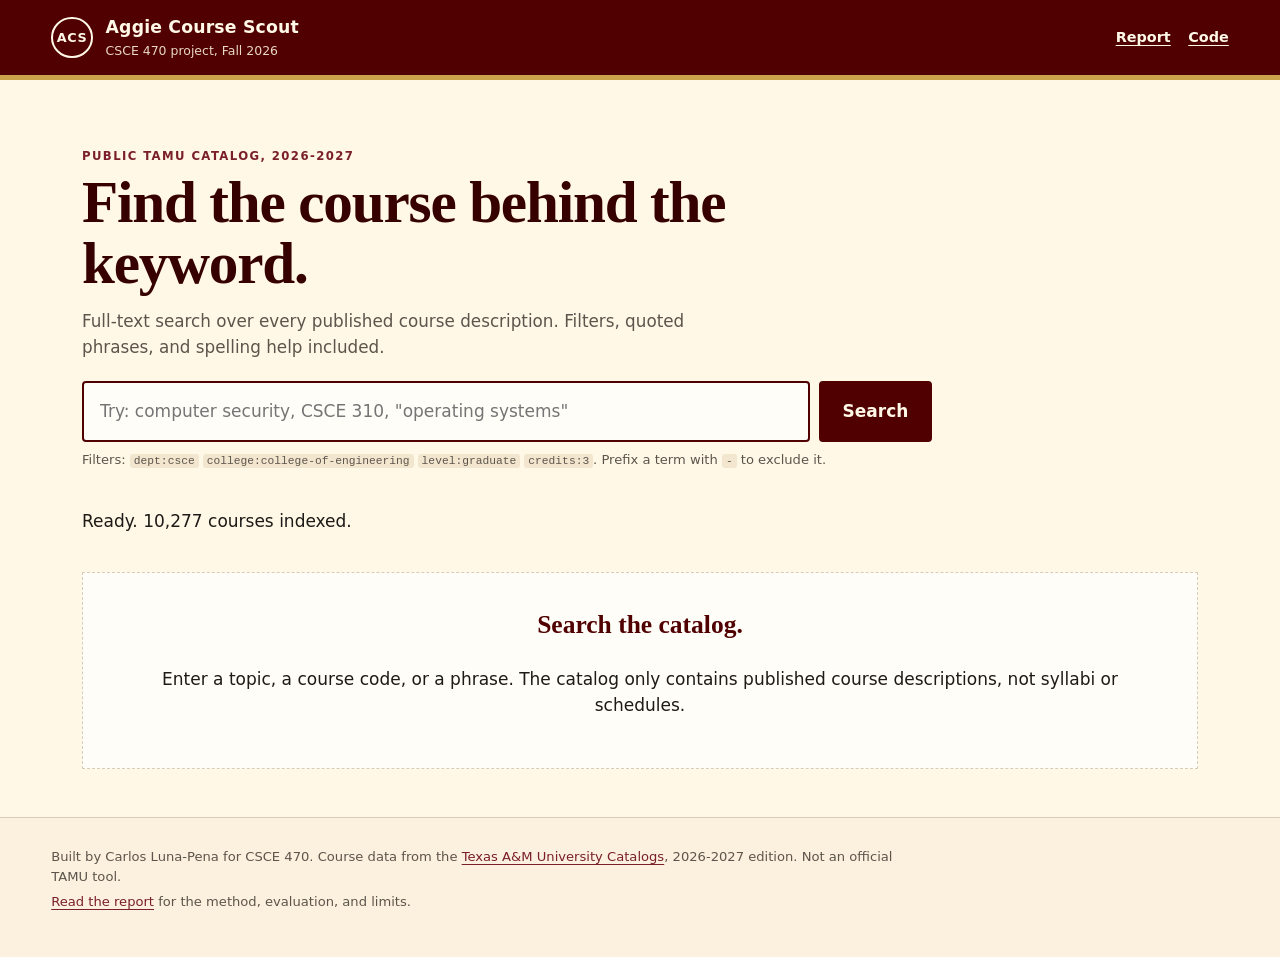
<file: web/index.html>
<!doctype html>
<html lang="en">
<head>
<meta charset="utf-8">
<meta name="viewport" content="width=device-width, initial-scale=1">
<title>Aggie Course Scout | TAMU catalog search</title>
<meta name="description" content="A fielded BM25F search engine over the public Texas A&M course catalog.">
<link rel="stylesheet" href="assets/style.css">
<link rel="icon" href="assets/favicon.svg" type="image/svg+xml">
</head>
<body>
<a class="skip" href="#results">Skip to results</a>
<header class="masthead">
  <div class="brand">
    <span class="brand-mark" aria-hidden="true">ACS</span>
    <div>
      <p class="wordmark">Aggie Course Scout</p>
      <p class="tagline">CSCE 470 project, Fall 2026</p>
    </div>
  </div>
  <nav aria-label="Project links">
    <a href="report.html">Report</a>
    <a href="https://github.com/clmoon2/aggie-course-scout">Code</a>
  </nav>
</header>

<main>
  <section class="hero" aria-labelledby="search-heading">
    <p class="eyebrow">Public TAMU catalog, 2026-2027</p>
    <h1 id="search-heading">Find the course behind the keyword.</h1>
    <p class="lede">Full-text search over every published course description. Filters, quoted phrases, and spelling help included.</p>
    <form id="search-form" role="search" autocomplete="off">
      <label class="sr-only" for="q">Search courses</label>
      <div class="search-row">
        <input id="q" name="q" type="search" placeholder="Try: computer security, CSCE 310, &quot;operating systems&quot;" spellcheck="false">
        <button type="submit" class="primary">Search</button>
      </div>
      <p class="syntax">Filters: <code>dept:csce</code> <code>college:college-of-engineering</code> <code>level:graduate</code> <code>credits:3</code>. Prefix a term with <code>-</code> to exclude it.</p>
    </form>
  </section>

  <div id="status" class="status" role="status" aria-live="polite">
    <div class="loading-bar" hidden id="loading"><span></span><span></span><span></span></div>
  </div>

  <div class="layout">
    <aside id="facet-panel" class="facets" aria-label="Filters" hidden>
      <div class="facet-head">
        <h2>Narrow</h2>
        <button id="clear-facets" class="linkish" type="button">Clear all</button>
      </div>
      <p class="facet-help">Click a value to add it to the query. Click again to remove.</p>
      <div id="facets"></div>
    </aside>

    <section id="results" class="results" aria-label="Search results" tabindex="-1">
      <div id="summary" class="summary" role="status" aria-live="polite"></div>
      <div id="suggestion"></div>
      <ol id="result-list" class="result-list"></ol>
      <div id="empty" class="empty" hidden>
        <h2 id="empty-title">Search the catalog.</h2>
        <p id="empty-copy">Enter a topic, a course code, or a phrase. The catalog only contains published course descriptions, not syllabi or schedules.</p>
      </div>
      <div id="error-panel" class="error-panel" role="alert" hidden>
        <h2>The search index did not load.</h2>
        <p id="error-copy">The index request failed. Check the connection and try again.</p>
        <button id="retry" class="primary" type="button">Retry loading the index</button>
      </div>
      <button id="more" class="more" type="button" hidden>Show 20 more</button>
    </section>
  </div>
</main>

<div id="detail-backdrop" class="detail-backdrop" hidden></div>
<aside id="detail" class="detail" role="dialog" aria-modal="true" aria-labelledby="detail-title" hidden>
  <button class="detail-close" id="detail-close" type="button" aria-label="Close detail">Close</button>
  <div id="detail-body"></div>
</aside>

<footer class="foot">
  <p>Built by Carlos Luna-Pena for CSCE 470. Course data from the <a href="https://catalog.tamu.edu/">Texas A&amp;M University Catalogs</a>, 2026-2027 edition. Not an official TAMU tool.</p>
  <p><a href="report.html">Read the report</a> for the method, evaluation, and limits.</p>
</footer>
<script src="js/stemmer.js"></script>
<script src="js/search.js"></script>
<script src="js/app.js"></script>
</body>
</html>
</file>
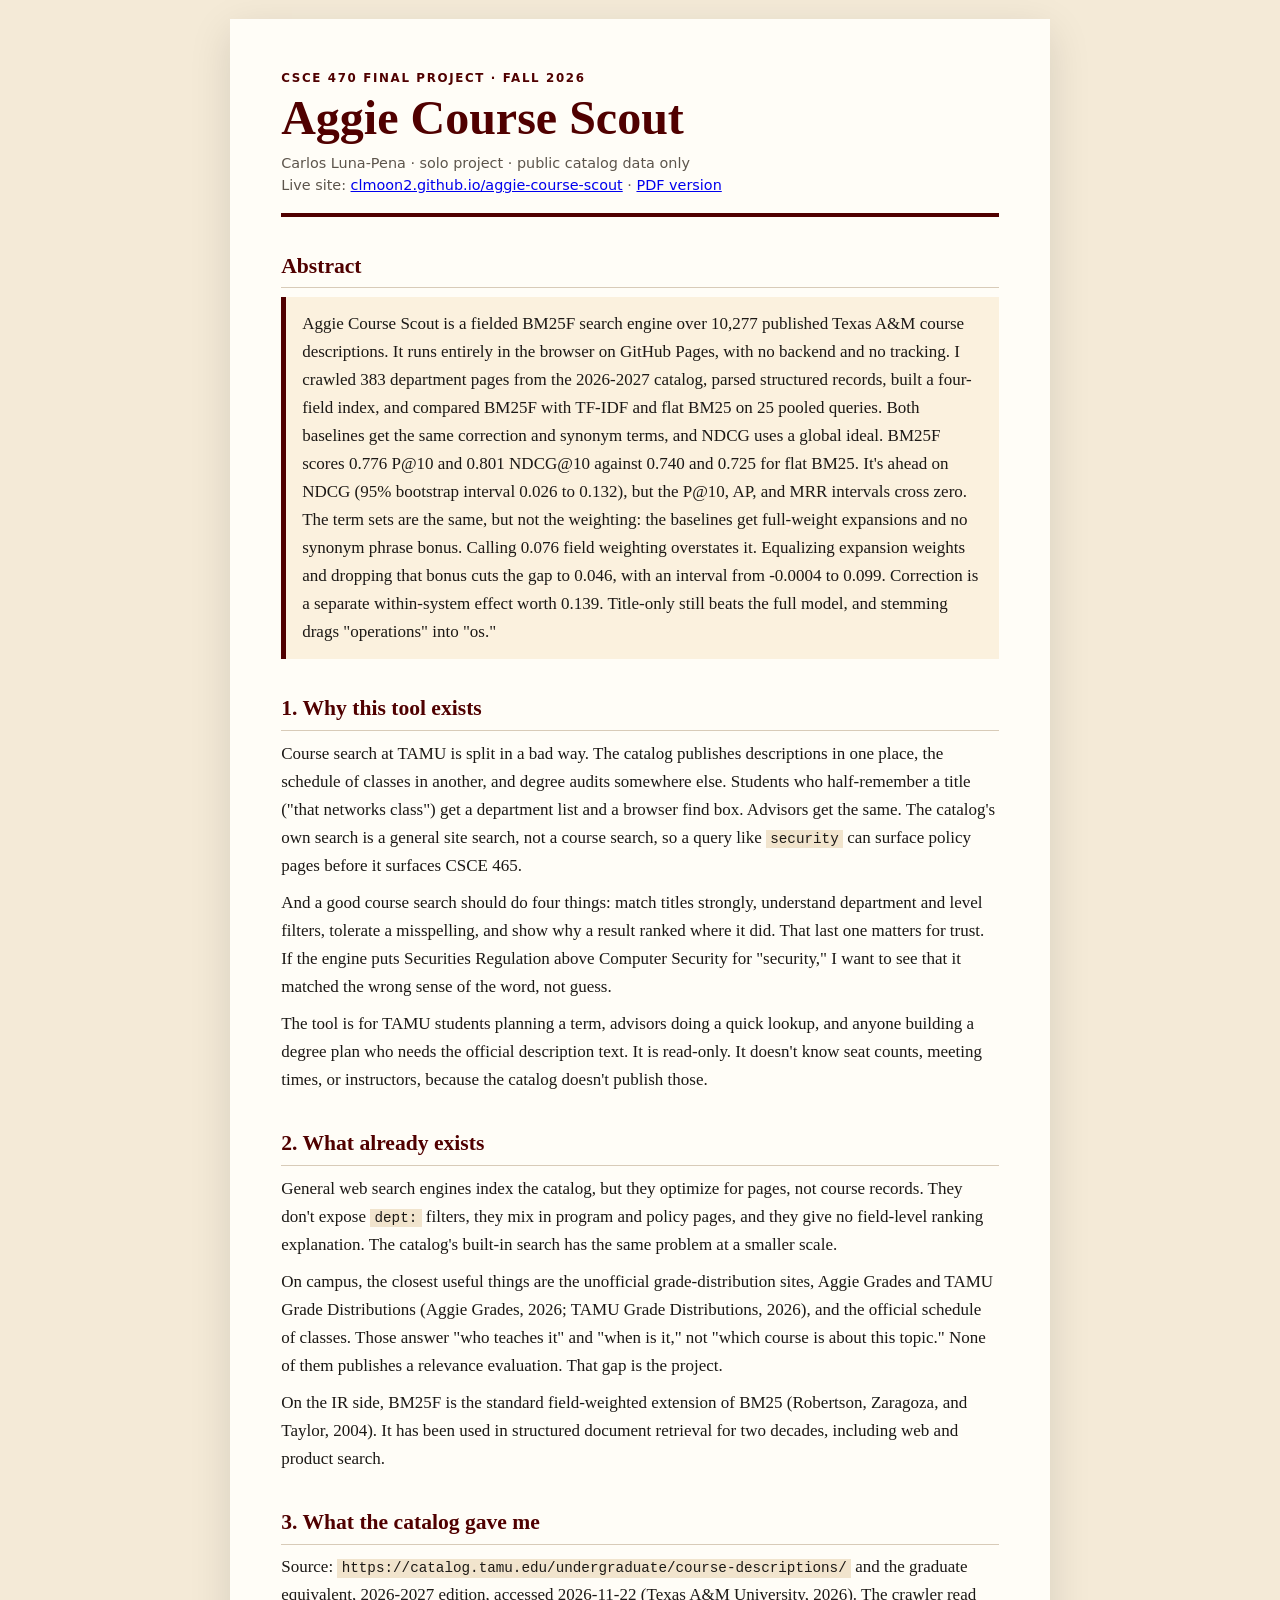
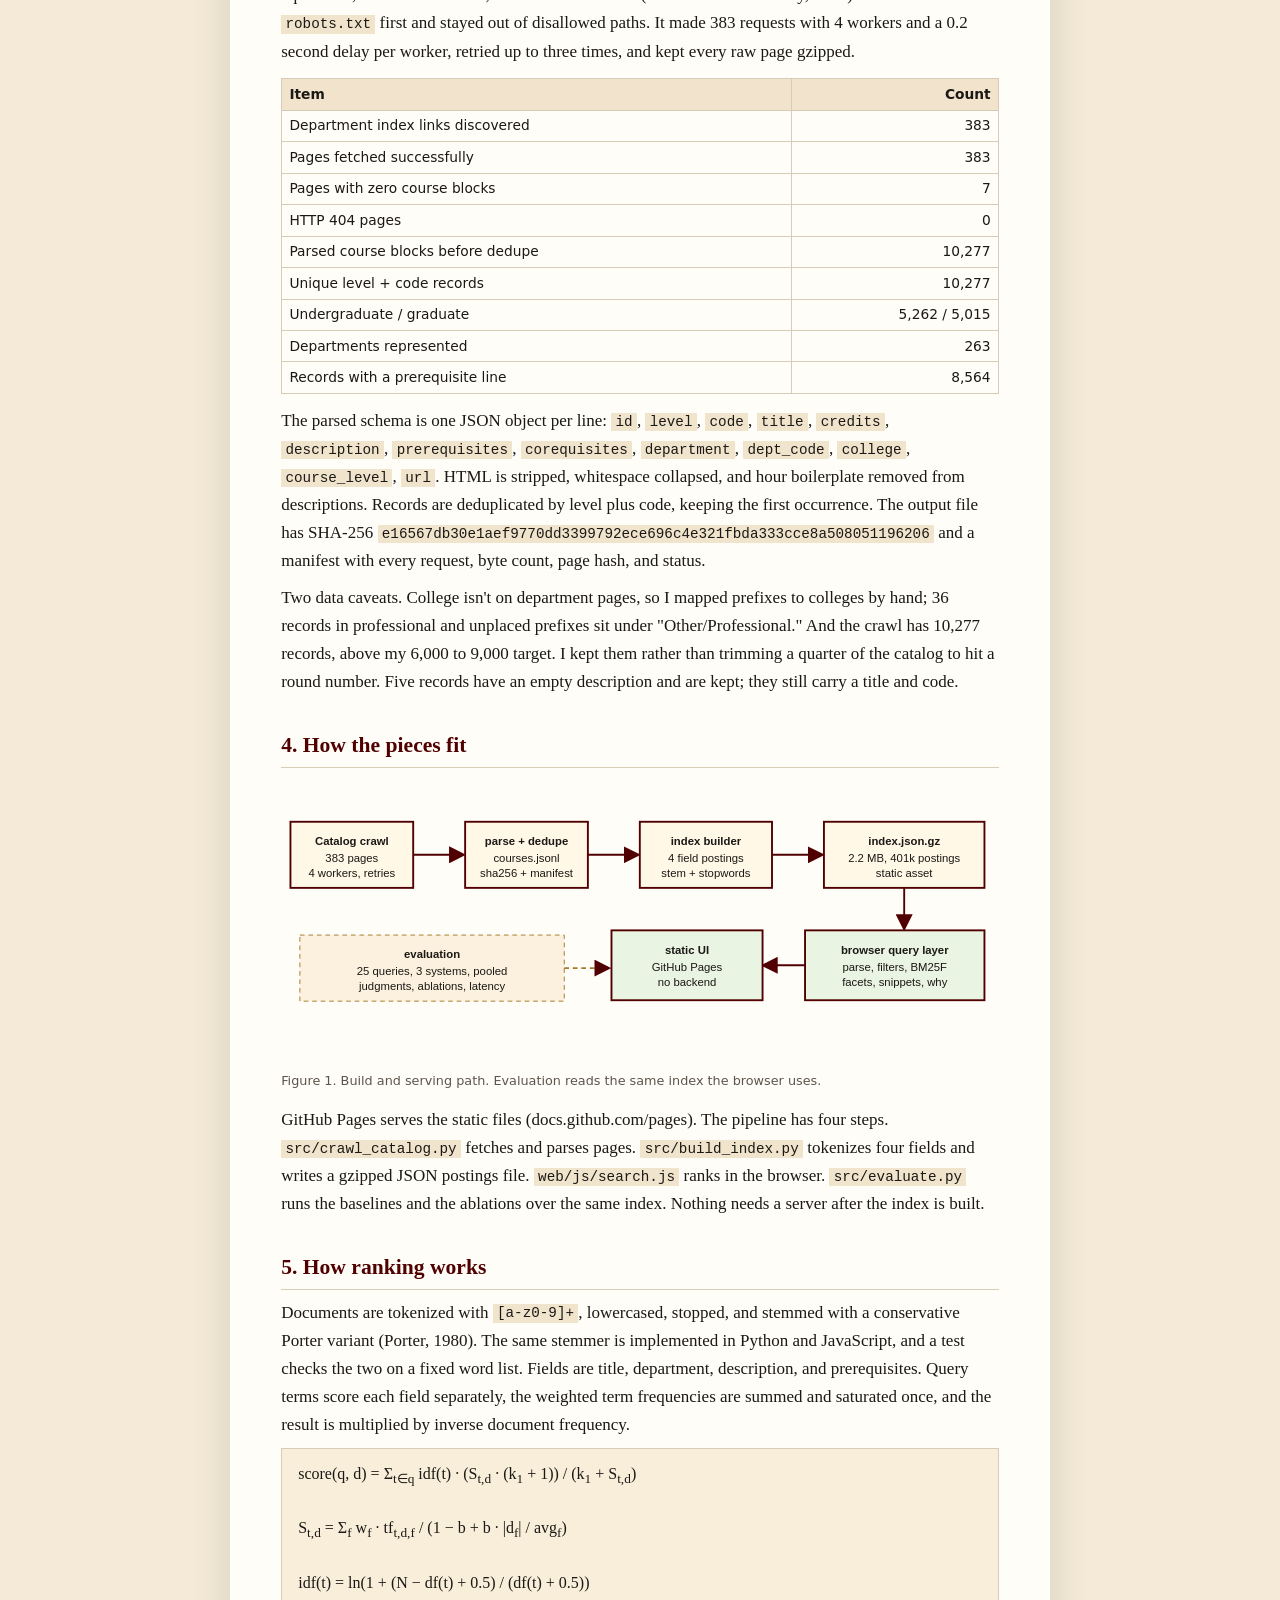
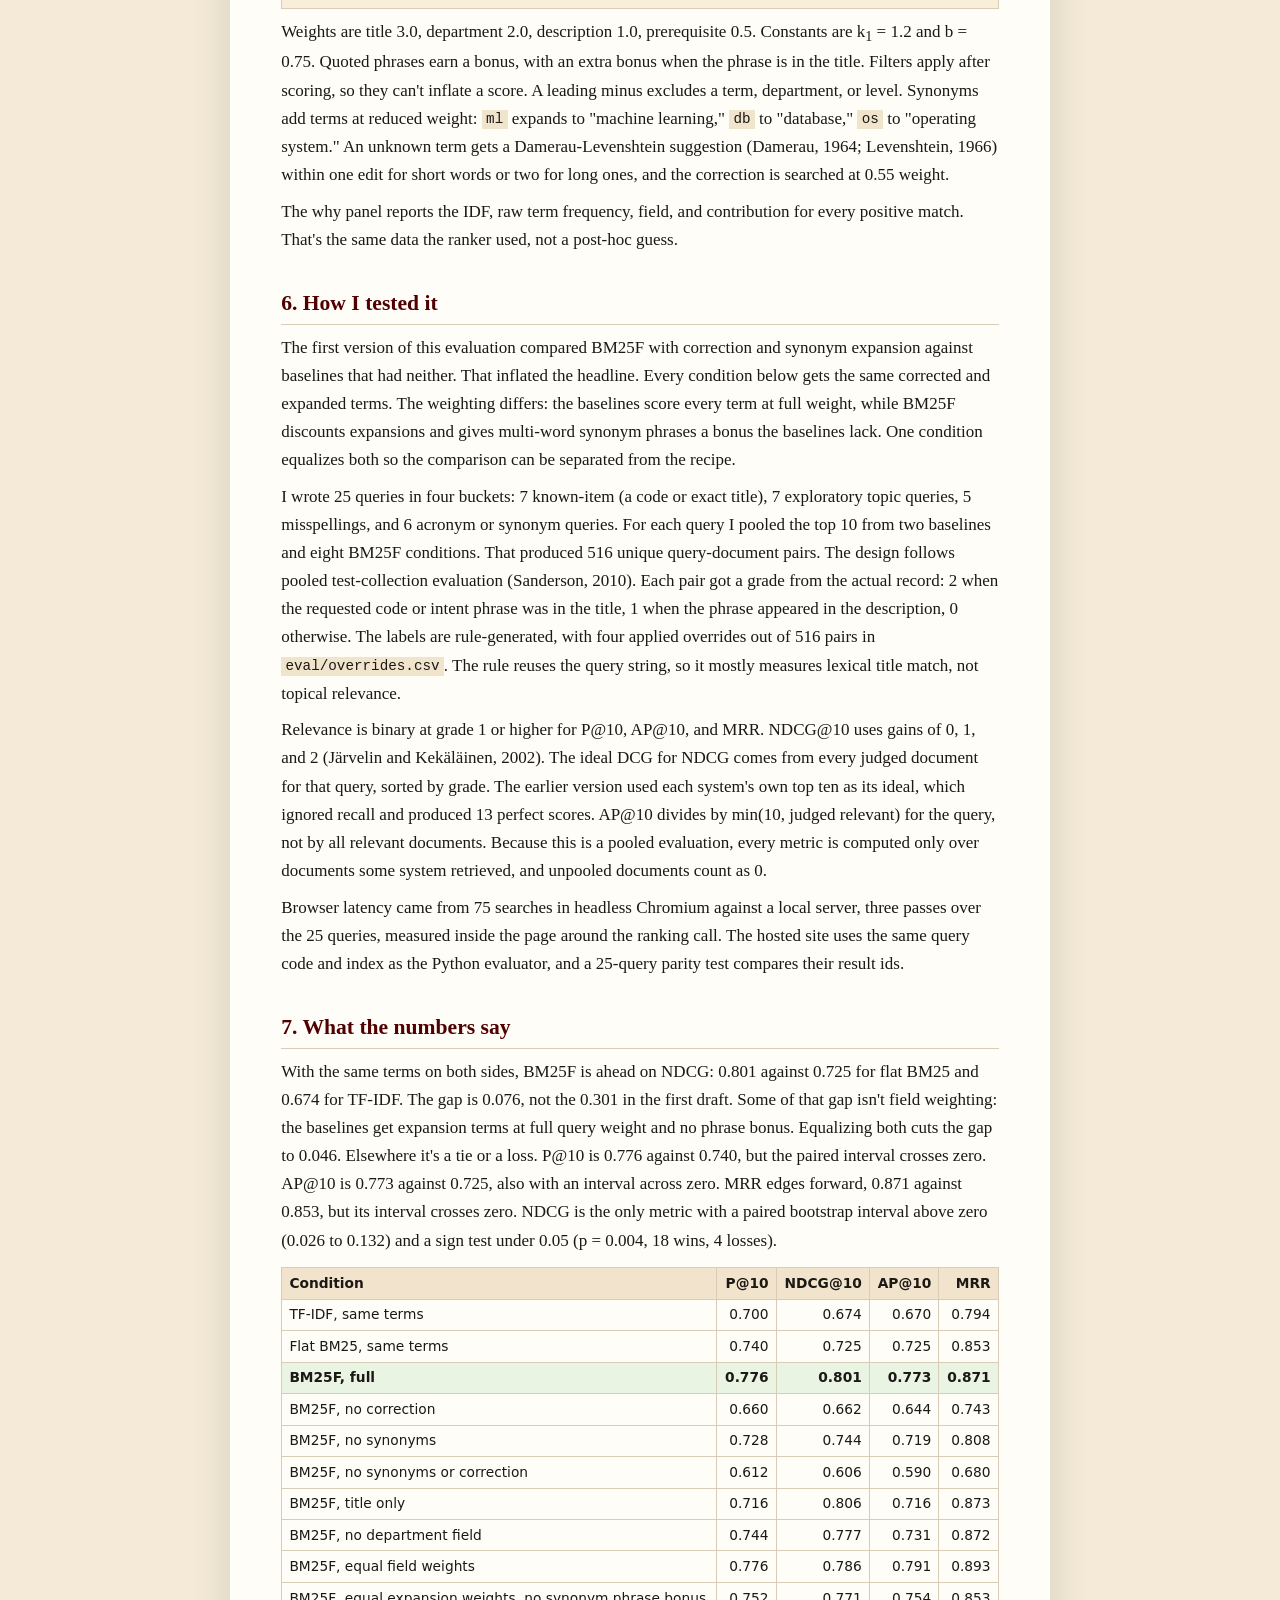
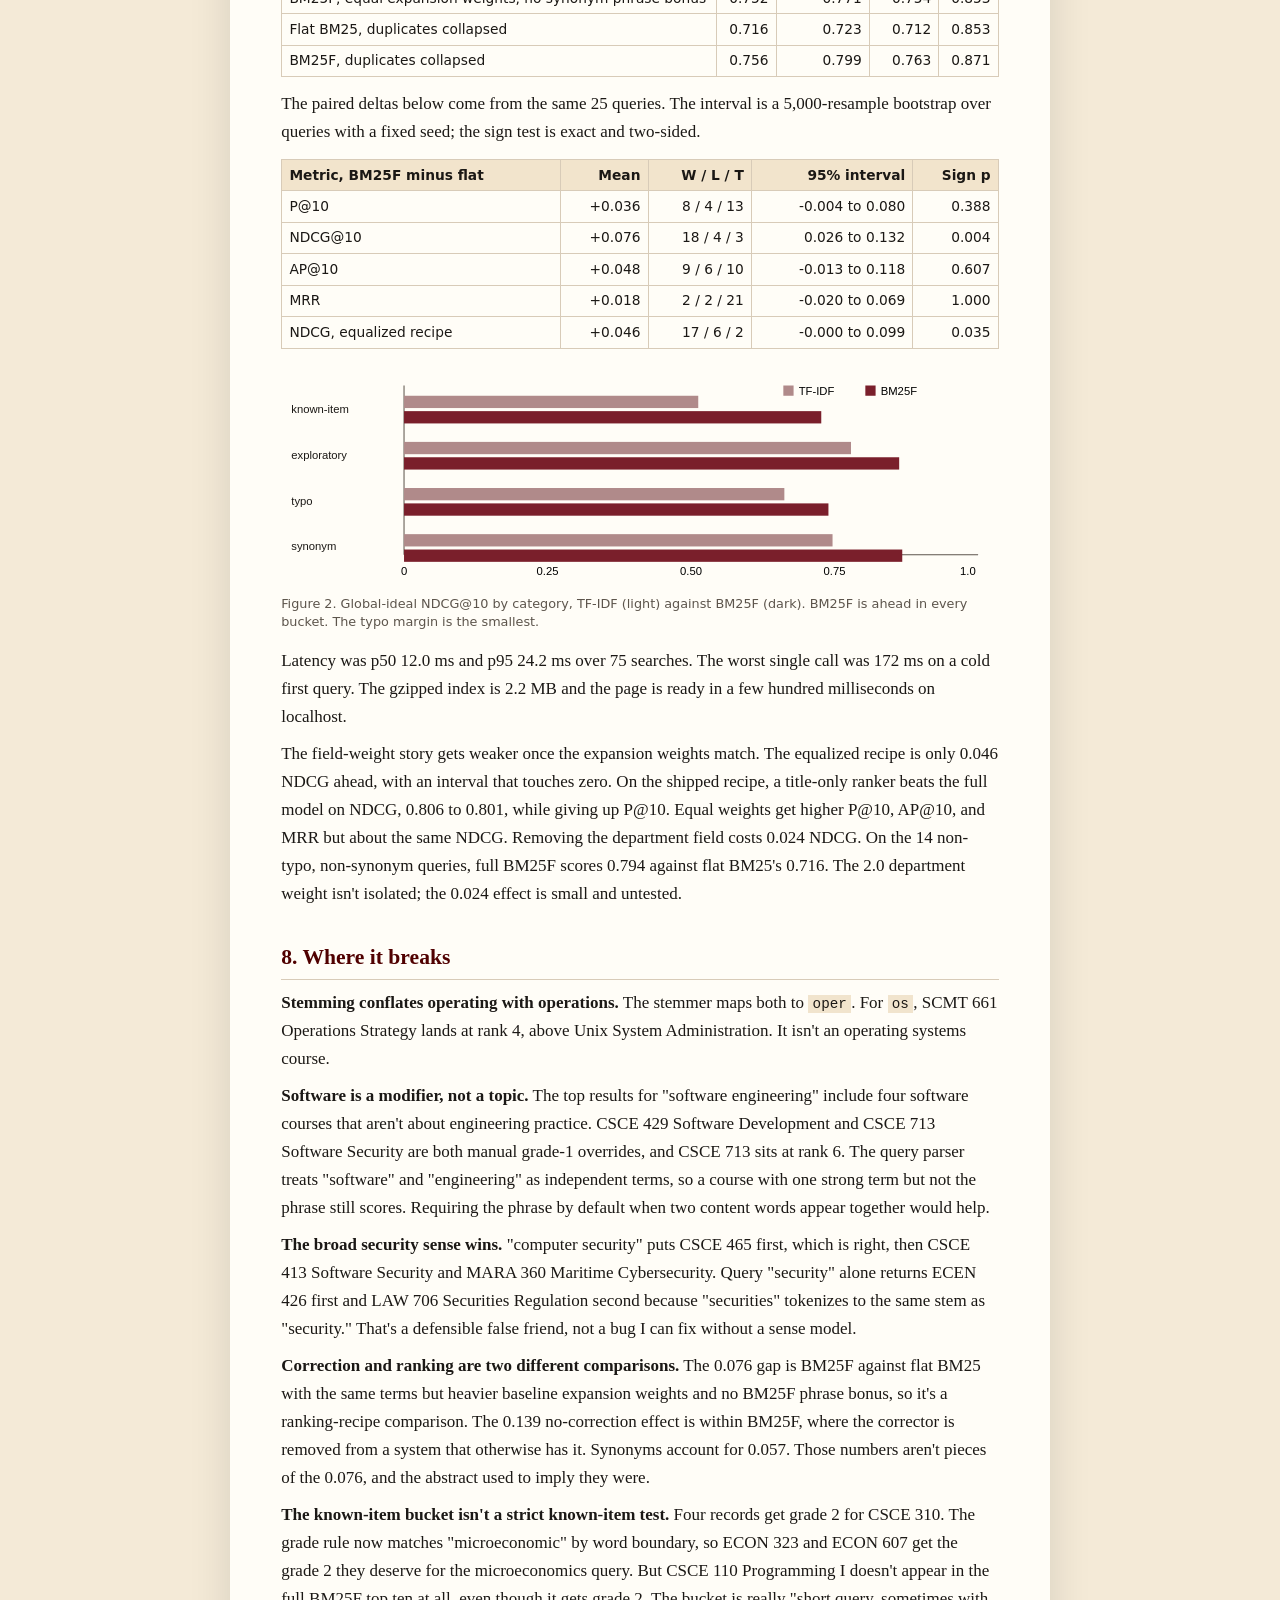
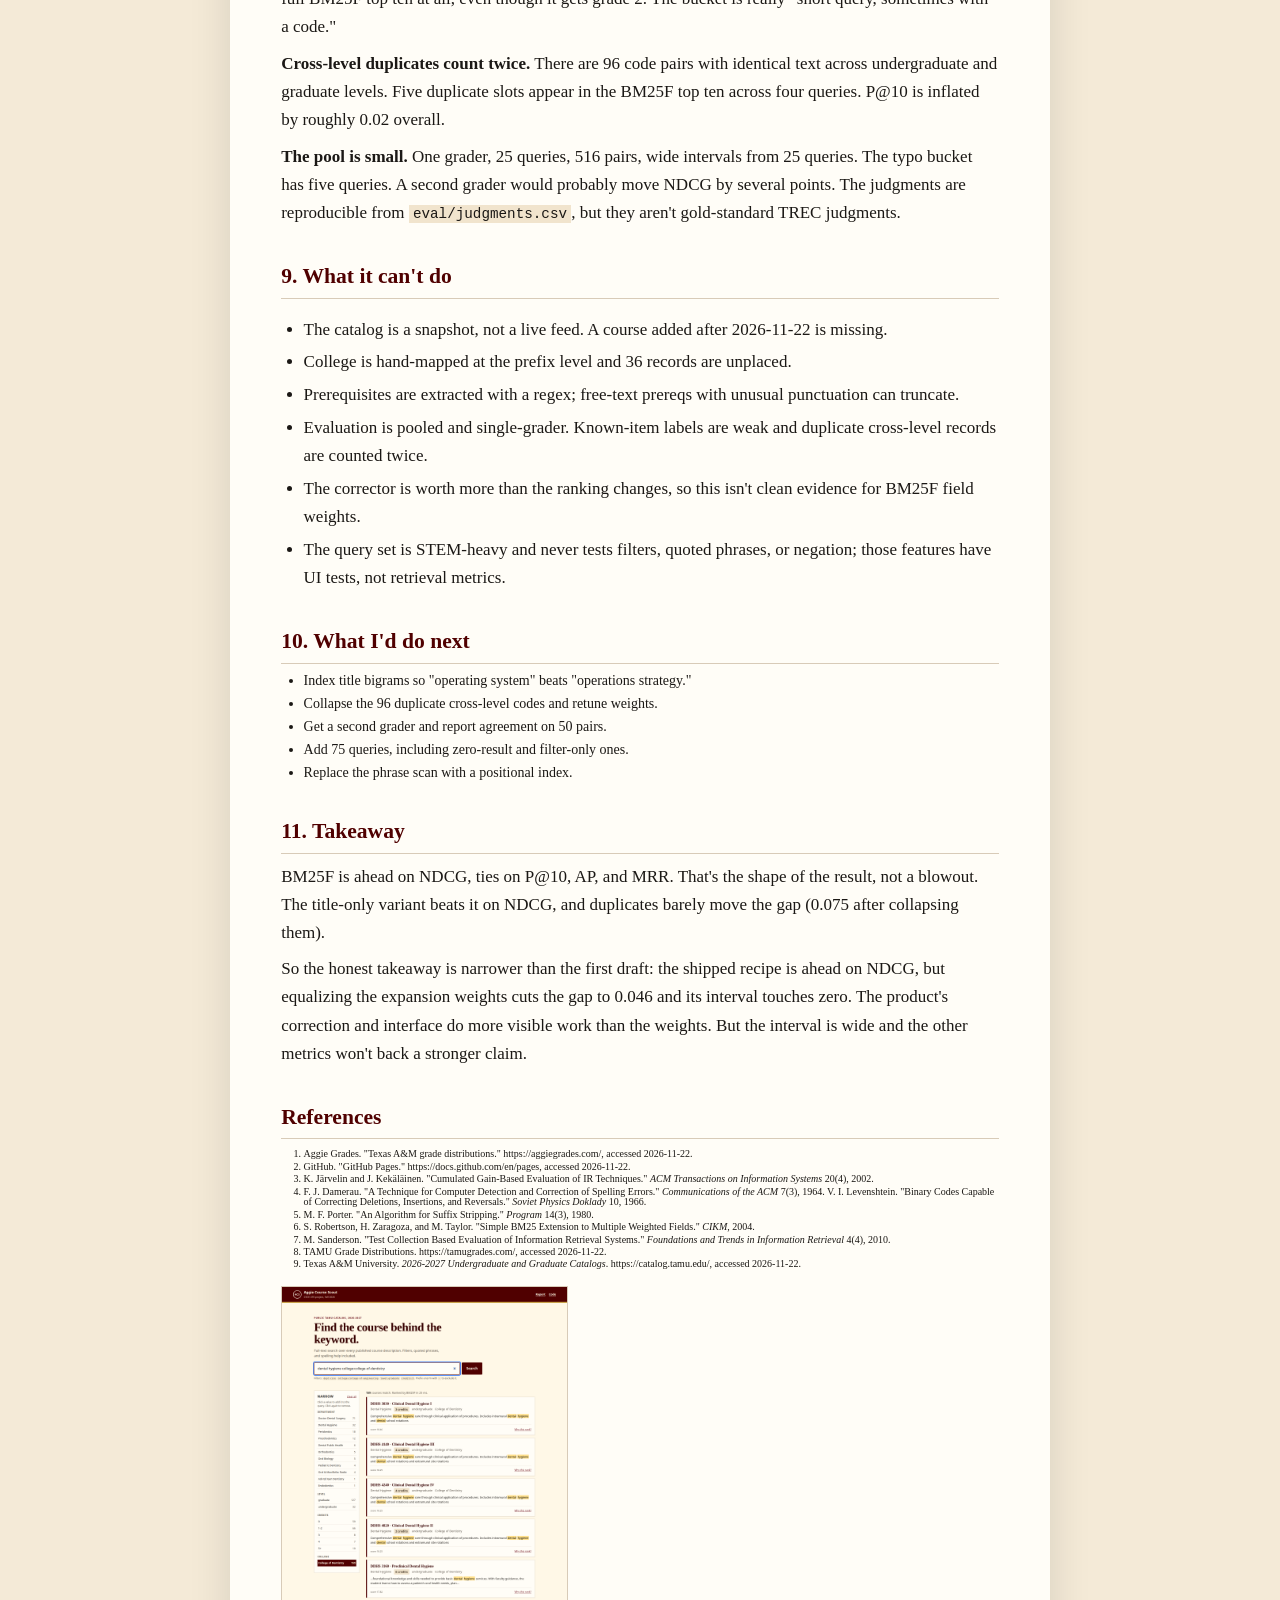
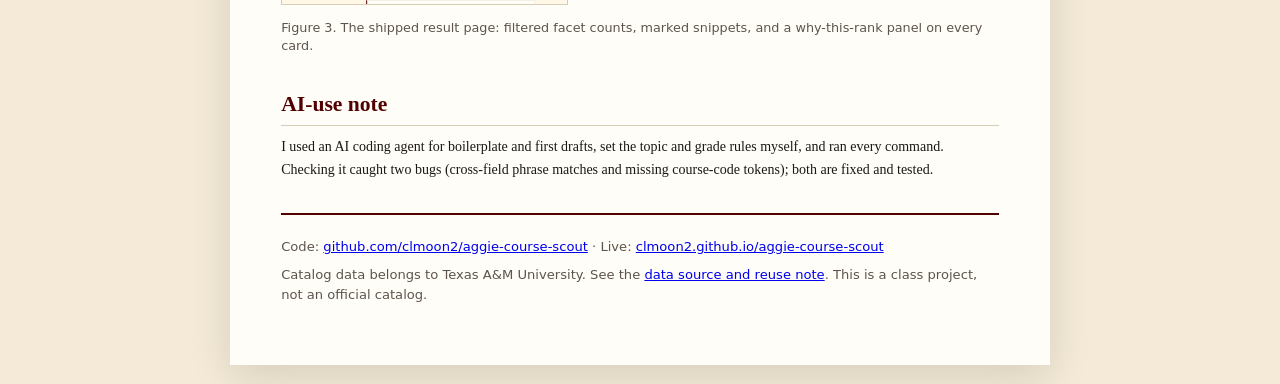
<file: web/report.html>
<!doctype html>
<html lang="en">
<head>
<meta charset="utf-8">
<meta name="viewport" content="width=device-width, initial-scale=1">
<title>Aggie Course Scout: report</title>
<style>
  :root { --maroon:#500000; --cream:#fff8e7; --ink:#1b1815; --muted:#5d554c; --line:#d8cbb8; }
  * { box-sizing:border-box; }
  body { margin:0; background:#f4ead7; color:var(--ink); font:17px/1.65 Georgia, "Times New Roman", serif; }
  .sheet { max-width:820px; margin:1.2rem auto; background:#fffdf7; padding:clamp(1.2rem,4vw,3.5rem); box-shadow:0 12px 40px rgb(0 0 0 / 12%); }
  header { border-bottom:4px solid var(--maroon); padding-bottom:1rem; margin-bottom:1.5rem; }
  .kicker { font:700 .74rem/1.4 "Segoe UI", system-ui, sans-serif; letter-spacing:.14em; text-transform:uppercase; color:var(--maroon); margin:0 0 .4rem; }
  h1 { font-size:clamp(1.9rem,5vw,3rem); line-height:1.05; color:var(--maroon); margin:0; }
  .byline { font: .9rem/1.5 "Segoe UI", system-ui, sans-serif; color:var(--muted); margin:.6rem 0 0; }
  h2 { font-size:1.35rem; color:var(--maroon); margin:2rem 0 .5rem; border-bottom:1px solid var(--line); padding-bottom:.2rem; }
  h3 { font-size:1.05rem; margin:1.2rem 0 .3rem; }
  p { margin:.55rem 0; }
  ul, ol { padding-left:1.4rem; }
  li { margin:.3rem 0; }
  code { font:.84em/1.4 ui-monospace, Consolas, monospace; background:#f1e4cd; padding:.08em .3em; }
  .abstract { background:#fbf1de; border-left:5px solid var(--maroon); padding:.8rem 1rem; }
  table { border-collapse:collapse; width:100%; margin:.8rem 0; font: .86rem/1.4 "Segoe UI", system-ui, sans-serif; }
  th, td { border:1px solid var(--line); padding:.35rem .45rem; text-align:left; }
  th { background:#f2e4cc; }
  td.num, th.num { text-align:right; font-variant-numeric:tabular-nums; }
  .win { background:#e9f4e3; }
  figure { margin:1rem 0; }
  figcaption { font: .8rem/1.4 "Segoe UI", system-ui, sans-serif; color:var(--muted); margin-top:.3rem; }
  svg { max-width:100%; height:auto; display:block; }
  .formula { background:#f8eeda; border:1px solid var(--line); padding:.8rem 1rem; font: 1rem/1.6 "Cambria Math", Georgia, serif; }
  .note { font-size:.9rem; color:var(--muted); }
  .links a { color:var(--maroon); }
  ul.next { font-size:10.5pt; line-height:1.3; margin:.2rem 0 .5rem; }
  footer { border-top:2px solid var(--maroon); margin-top:2rem; padding-top:.8rem; font:.82rem/1.5 "Segoe UI", system-ui, sans-serif; color:var(--muted); }
  ol.links { font-size: 7.5pt; line-height: 1.08; }
  ol.links li { margin: .1rem 0; }
  h2#ai-use-note + p, .ai-note { font-size: 10.5pt; }
  @media print {
    body { background:#fff; font-size:10.5pt; line-height:1.45; }
    .sheet { box-shadow:none; margin:0; max-width:none; padding:0; }
    h2 { page-break-after:avoid; margin:1.1rem 0 .35rem; }
    p { margin:.35rem 0; }
    header { margin-bottom:.8rem; padding-bottom:.6rem; }
    footer { display:none; }
    table { page-break-inside:auto; }
    thead { display: table-header-group; }
    tr { page-break-inside:avoid; }
    figure { page-break-inside:avoid; }
    a { color:inherit; text-decoration:none; }
    @page { margin: 18mm 17mm; }
  }
</style>
</head>
<body>
<div class="sheet">
<header>
  <p class="kicker">CSCE 470 final project · Fall 2026</p>
  <h1>Aggie Course Scout</h1>
  <p class="byline">Carlos Luna-Pena · solo project · public catalog data only<br>
  Live site: <a href="https://clmoon2.github.io/aggie-course-scout/">clmoon2.github.io/aggie-course-scout</a> · <a href="report.pdf">PDF version</a></p>
</header>

<h2>Abstract</h2>
<p class="abstract">Aggie Course Scout is a fielded BM25F search engine over 10,277 published Texas A&amp;M course descriptions. It runs entirely in the browser on GitHub Pages, with no backend and no tracking. I crawled 383 department pages from the 2026-2027 catalog, parsed structured records, built a four-field index, and compared BM25F with TF-IDF and flat BM25 on 25 pooled queries. Both baselines get the same correction and synonym terms, and NDCG uses a global ideal. BM25F scores 0.776 P@10 and 0.801 NDCG@10 against 0.740 and 0.725 for flat BM25. It's ahead on NDCG (95% bootstrap interval 0.026 to 0.132), but the P@10, AP, and MRR intervals cross zero. The term sets are the same, but not the weighting: the baselines get full-weight expansions and no synonym phrase bonus. Calling 0.076 field weighting overstates it. Equalizing expansion weights and dropping that bonus cuts the gap to 0.046, with an interval from -0.0004 to 0.099. Correction is a separate within-system effect worth 0.139. Title-only still beats the full model, and stemming drags "operations" into "os."</p>

<h2>1. Why this tool exists</h2>
<p>Course search at TAMU is split in a bad way. The catalog publishes descriptions in one place, the schedule of classes in another, and degree audits somewhere else. Students who half-remember a title ("that networks class") get a department list and a browser find box. Advisors get the same. The catalog's own search is a general site search, not a course search, so a query like <code>security</code> can surface policy pages before it surfaces CSCE 465.</p>
<p>And a good course search should do four things: match titles strongly, understand department and level filters, tolerate a misspelling, and show why a result ranked where it did. That last one matters for trust. If the engine puts Securities Regulation above Computer Security for "security," I want to see that it matched the wrong sense of the word, not guess.</p>
<p>The tool is for TAMU students planning a term, advisors doing a quick lookup, and anyone building a degree plan who needs the official description text. It is read-only. It doesn't know seat counts, meeting times, or instructors, because the catalog doesn't publish those.</p>

<h2>2. What already exists</h2>
<p>General web search engines index the catalog, but they optimize for pages, not course records. They don't expose <code>dept:</code> filters, they mix in program and policy pages, and they give no field-level ranking explanation. The catalog's built-in search has the same problem at a smaller scale.</p>
<p>On campus, the closest useful things are the unofficial grade-distribution sites, Aggie Grades and TAMU Grade Distributions (Aggie Grades, 2026; TAMU Grade Distributions, 2026), and the official schedule of classes. Those answer "who teaches it" and "when is it," not "which course is about this topic." None of them publishes a relevance evaluation. That gap is the project.</p>
<p>On the IR side, BM25F is the standard field-weighted extension of BM25 (Robertson, Zaragoza, and Taylor, 2004). It has been used in structured document retrieval for two decades, including web and product search.</p>

<h2>3. What the catalog gave me</h2>
<p>Source: <code>https://catalog.tamu.edu/undergraduate/course-descriptions/</code> and the graduate equivalent, 2026-2027 edition, accessed 2026-11-22 (Texas A&amp;M University, 2026). The crawler read <code>robots.txt</code> first and stayed out of disallowed paths. It made 383 requests with 4 workers and a 0.2 second delay per worker, retried up to three times, and kept every raw page gzipped.</p>
<table>
  <tr><th>Item</th><th class="num">Count</th></tr>
  <tr><td>Department index links discovered</td><td class="num">383</td></tr>
  <tr><td>Pages fetched successfully</td><td class="num">383</td></tr>
  <tr><td>Pages with zero course blocks</td><td class="num">7</td></tr>
  <tr><td>HTTP 404 pages</td><td class="num">0</td></tr>
  <tr><td>Parsed course blocks before dedupe</td><td class="num">10,277</td></tr>
  <tr><td>Unique level + code records</td><td class="num">10,277</td></tr>
  <tr><td>Undergraduate / graduate</td><td class="num">5,262 / 5,015</td></tr>
  <tr><td>Departments represented</td><td class="num">263</td></tr>
  <tr><td>Records with a prerequisite line</td><td class="num">8,564</td></tr>
</table>
<p>The parsed schema is one JSON object per line: <code>id</code>, <code>level</code>, <code>code</code>, <code>title</code>, <code>credits</code>, <code>description</code>, <code>prerequisites</code>, <code>corequisites</code>, <code>department</code>, <code>dept_code</code>, <code>college</code>, <code>course_level</code>, <code>url</code>. HTML is stripped, whitespace collapsed, and hour boilerplate removed from descriptions. Records are deduplicated by level plus code, keeping the first occurrence. The output file has SHA-256 <code>e16567db30e1aef9770dd3399792ece696c4e321fbda333cce8a508051196206</code> and a manifest with every request, byte count, page hash, and status.</p>
<p>Two data caveats. College isn't on department pages, so I mapped prefixes to colleges by hand; 36 records in professional and unplaced prefixes sit under "Other/Professional." And the crawl has 10,277 records, above my 6,000 to 9,000 target. I kept them rather than trimming a quarter of the catalog to hit a round number. Five records have an empty description and are kept; they still carry a title and code.</p>

<h2>4. How the pieces fit</h2>
<figure>
<svg viewBox="0 0 760 300" role="img" aria-label="Diagram: crawler to JSONL to index builder to gzipped index to browser query layer to UI, with evaluation scripts beside it">
  <defs><marker id="a" markerWidth="9" markerHeight="9" refX="7" refY="4.5" orient="auto"><path d="M0,0 L9,4.5 L0,9 z" fill="#500000"/></marker></defs>
  <g font-family="Segoe UI, sans-serif" font-size="12" fill="#1b1815">
    <rect x="10" y="40" width="130" height="70" fill="#fff8e7" stroke="#500000" stroke-width="2"/>
    <text x="75" y="65" text-anchor="middle" font-weight="700">Catalog crawl</text>
    <text x="75" y="83" text-anchor="middle">383 pages</text>
    <text x="75" y="99" text-anchor="middle">4 workers, retries</text>
    <line x1="140" y1="75" x2="192" y2="75" stroke="#500000" stroke-width="2" marker-end="url(#a)"/>
    <rect x="195" y="40" width="130" height="70" fill="#fff8e7" stroke="#500000" stroke-width="2"/>
    <text x="260" y="65" text-anchor="middle" font-weight="700">parse + dedupe</text>
    <text x="260" y="83" text-anchor="middle">courses.jsonl</text>
    <text x="260" y="99" text-anchor="middle">sha256 + manifest</text>
    <line x1="325" y1="75" x2="377" y2="75" stroke="#500000" stroke-width="2" marker-end="url(#a)"/>
    <rect x="380" y="40" width="140" height="70" fill="#fff8e7" stroke="#500000" stroke-width="2"/>
    <text x="450" y="65" text-anchor="middle" font-weight="700">index builder</text>
    <text x="450" y="83" text-anchor="middle">4 field postings</text>
    <text x="450" y="99" text-anchor="middle">stem + stopwords</text>
    <line x1="520" y1="75" x2="572" y2="75" stroke="#500000" stroke-width="2" marker-end="url(#a)"/>
    <rect x="575" y="40" width="170" height="70" fill="#fff8e7" stroke="#500000" stroke-width="2"/>
    <text x="660" y="65" text-anchor="middle" font-weight="700">index.json.gz</text>
    <text x="660" y="83" text-anchor="middle">2.2 MB, 401k postings</text>
    <text x="660" y="99" text-anchor="middle">static asset</text>
    <line x1="660" y1="110" x2="660" y2="152" stroke="#500000" stroke-width="2" marker-end="url(#a)"/>
    <rect x="555" y="155" width="190" height="74" fill="#e9f4e3" stroke="#500000" stroke-width="2"/>
    <text x="650" y="180" text-anchor="middle" font-weight="700">browser query layer</text>
    <text x="650" y="198" text-anchor="middle">parse, filters, BM25F</text>
    <text x="650" y="214" text-anchor="middle">facets, snippets, why</text>
    <line x1="555" y1="192" x2="512" y2="192" stroke="#500000" stroke-width="2" marker-end="url(#a)"/>
    <rect x="350" y="155" width="160" height="74" fill="#e9f4e3" stroke="#500000" stroke-width="2"/>
    <text x="430" y="180" text-anchor="middle" font-weight="700">static UI</text>
    <text x="430" y="198" text-anchor="middle">GitHub Pages</text>
    <text x="430" y="214" text-anchor="middle">no backend</text>
    <rect x="20" y="160" width="280" height="70" fill="#fbf1de" stroke="#a37b2c" stroke-dasharray="5 4"/>
    <text x="160" y="184" text-anchor="middle" font-weight="700">evaluation</text>
    <text x="160" y="202" text-anchor="middle">25 queries, 3 systems, pooled</text>
    <text x="160" y="218" text-anchor="middle">judgments, ablations, latency</text>
    <line x1="300" y1="195" x2="346" y2="195" stroke="#a37b2c" stroke-width="2" stroke-dasharray="5 4" marker-end="url(#a)"/>
  </g>
</svg>
<figcaption>Figure 1. Build and serving path. Evaluation reads the same index the browser uses.</figcaption>
</figure>
<p>GitHub Pages serves the static files (docs.github.com/pages). The pipeline has four steps. <code>src/crawl_catalog.py</code> fetches and parses pages. <code>src/build_index.py</code> tokenizes four fields and writes a gzipped JSON postings file. <code>web/js/search.js</code> ranks in the browser. <code>src/evaluate.py</code> runs the baselines and the ablations over the same index. Nothing needs a server after the index is built.</p>

<h2>5. How ranking works</h2>
<p>Documents are tokenized with <code>[a-z0-9]+</code>, lowercased, stopped, and stemmed with a conservative Porter variant (Porter, 1980). The same stemmer is implemented in Python and JavaScript, and a test checks the two on a fixed word list. Fields are title, department, description, and prerequisites. Query terms score each field separately, the weighted term frequencies are summed and saturated once, and the result is multiplied by inverse document frequency.</p>
<div class="formula">
score(q, d) = Σ<sub>t∈q</sub> idf(t) · (S<sub>t,d</sub> · (k<sub>1</sub> + 1)) / (k<sub>1</sub> + S<sub>t,d</sub>)<br><br>
S<sub>t,d</sub> = Σ<sub>f</sub> w<sub>f</sub> · tf<sub>t,d,f</sub> / (1 − b + b · |d<sub>f</sub>| / avg<sub>f</sub>)<br><br>
idf(t) = ln(1 + (N − df(t) + 0.5) / (df(t) + 0.5))
</div>
<p>Weights are title 3.0, department 2.0, description 1.0, prerequisite 0.5. Constants are k<sub>1</sub> = 1.2 and b = 0.75. Quoted phrases earn a bonus, with an extra bonus when the phrase is in the title. Filters apply after scoring, so they can't inflate a score. A leading minus excludes a term, department, or level. Synonyms add terms at reduced weight: <code>ml</code> expands to "machine learning," <code>db</code> to "database," <code>os</code> to "operating system." An unknown term gets a Damerau-Levenshtein suggestion (Damerau, 1964; Levenshtein, 1966) within one edit for short words or two for long ones, and the correction is searched at 0.55 weight.</p>
<p>The why panel reports the IDF, raw term frequency, field, and contribution for every positive match. That's the same data the ranker used, not a post-hoc guess.</p>

<h2>6. How I tested it</h2>
<p>The first version of this evaluation compared BM25F with correction and synonym expansion against baselines that had neither. That inflated the headline. Every condition below gets the same corrected and expanded terms. The weighting differs: the baselines score every term at full weight, while BM25F discounts expansions and gives multi-word synonym phrases a bonus the baselines lack. One condition equalizes both so the comparison can be separated from the recipe.</p>
<p>I wrote 25 queries in four buckets: 7 known-item (a code or exact title), 7 exploratory topic queries, 5 misspellings, and 6 acronym or synonym queries. For each query I pooled the top 10 from two baselines and eight BM25F conditions. That produced 516 unique query-document pairs. The design follows pooled test-collection evaluation (Sanderson, 2010). Each pair got a grade from the actual record: 2 when the requested code or intent phrase was in the title, 1 when the phrase appeared in the description, 0 otherwise. The labels are rule-generated, with four applied overrides out of 516 pairs in <code>eval/overrides.csv</code>. The rule reuses the query string, so it mostly measures lexical title match, not topical relevance.</p>
<p>Relevance is binary at grade 1 or higher for P@10, AP@10, and MRR. NDCG@10 uses gains of 0, 1, and 2 (Järvelin and Kekäläinen, 2002). The ideal DCG for NDCG comes from every judged document for that query, sorted by grade. The earlier version used each system's own top ten as its ideal, which ignored recall and produced 13 perfect scores. AP@10 divides by min(10, judged relevant) for the query, not by all relevant documents. Because this is a pooled evaluation, every metric is computed only over documents some system retrieved, and unpooled documents count as 0.</p>
<p>Browser latency came from 75 searches in headless Chromium against a local server, three passes over the 25 queries, measured inside the page around the ranking call. The hosted site uses the same query code and index as the Python evaluator, and a 25-query parity test compares their result ids.</p>

<h2>7. What the numbers say</h2>
<p>With the same terms on both sides, BM25F is ahead on NDCG: 0.801 against 0.725 for flat BM25 and 0.674 for TF-IDF. The gap is 0.076, not the 0.301 in the first draft. Some of that gap isn't field weighting: the baselines get expansion terms at full query weight and no phrase bonus. Equalizing both cuts the gap to 0.046. Elsewhere it's a tie or a loss. P@10 is 0.776 against 0.740, but the paired interval crosses zero. AP@10 is 0.773 against 0.725, also with an interval across zero. MRR edges forward, 0.871 against 0.853, but its interval crosses zero. NDCG is the only metric with a paired bootstrap interval above zero (0.026 to 0.132) and a sign test under 0.05 (p = 0.004, 18 wins, 4 losses).</p>
<table>
  <thead><tr><th>Condition</th><th class="num">P@10</th><th class="num">NDCG@10</th><th class="num">AP@10</th><th class="num">MRR</th></tr></thead>
  <tbody>
  <tr><td>TF-IDF, same terms</td><td class="num">0.700</td><td class="num">0.674</td><td class="num">0.670</td><td class="num">0.794</td></tr>
  <tr><td>Flat BM25, same terms</td><td class="num">0.740</td><td class="num">0.725</td><td class="num">0.725</td><td class="num">0.853</td></tr>
  <tr class="win"><td><strong>BM25F, full</strong></td><td class="num"><strong>0.776</strong></td><td class="num"><strong>0.801</strong></td><td class="num"><strong>0.773</strong></td><td class="num"><strong>0.871</strong></td></tr>
  <tr><td>BM25F, no correction</td><td class="num">0.660</td><td class="num">0.662</td><td class="num">0.644</td><td class="num">0.743</td></tr>
  <tr><td>BM25F, no synonyms</td><td class="num">0.728</td><td class="num">0.744</td><td class="num">0.719</td><td class="num">0.808</td></tr>
  <tr><td>BM25F, no synonyms or correction</td><td class="num">0.612</td><td class="num">0.606</td><td class="num">0.590</td><td class="num">0.680</td></tr>
  <tr><td>BM25F, title only</td><td class="num">0.716</td><td class="num">0.806</td><td class="num">0.716</td><td class="num">0.873</td></tr>
  <tr><td>BM25F, no department field</td><td class="num">0.744</td><td class="num">0.777</td><td class="num">0.731</td><td class="num">0.872</td></tr>
  <tr><td>BM25F, equal field weights</td><td class="num">0.776</td><td class="num">0.786</td><td class="num">0.791</td><td class="num">0.893</td></tr>
  <tr><td>BM25F, equal expansion weights, no synonym phrase bonus</td><td class="num">0.752</td><td class="num">0.771</td><td class="num">0.754</td><td class="num">0.853</td></tr>
  <tr><td>Flat BM25, duplicates collapsed</td><td class="num">0.716</td><td class="num">0.723</td><td class="num">0.712</td><td class="num">0.853</td></tr>
  <tr><td>BM25F, duplicates collapsed</td><td class="num">0.756</td><td class="num">0.799</td><td class="num">0.763</td><td class="num">0.871</td></tr>
  </tbody>
</table>
<p>The paired deltas below come from the same 25 queries. The interval is a 5,000-resample bootstrap over queries with a fixed seed; the sign test is exact and two-sided.</p>
<table>
  <thead><tr><th>Metric, BM25F minus flat</th><th class="num">Mean</th><th class="num">W / L / T</th><th class="num">95% interval</th><th class="num">Sign p</th></tr></thead>
  <tbody>
  <tr><td>P@10</td><td class="num">+0.036</td><td class="num">8 / 4 / 13</td><td class="num">-0.004 to 0.080</td><td class="num">0.388</td></tr>
  <tr><td>NDCG@10</td><td class="num">+0.076</td><td class="num">18 / 4 / 3</td><td class="num">0.026 to 0.132</td><td class="num">0.004</td></tr>
  <tr><td>AP@10</td><td class="num">+0.048</td><td class="num">9 / 6 / 10</td><td class="num">-0.013 to 0.118</td><td class="num">0.607</td></tr>
  <tr><td>MRR</td><td class="num">+0.018</td><td class="num">2 / 2 / 21</td><td class="num">-0.020 to 0.069</td><td class="num">1.000</td></tr>
  <tr><td>NDCG, equalized recipe</td><td class="num">+0.046</td><td class="num">17 / 6 / 2</td><td class="num">-0.000 to 0.099</td><td class="num">0.035</td></tr>
  </tbody>
</table>
<figure>
<svg viewBox="0 0 700 220" role="img" aria-label="Bar chart of global-ideal NDCG at 10 by query category for TF-IDF and BM25F">
  <g font-family="Segoe UI, sans-serif" font-size="11">
    <line x1="120" y1="20" x2="120" y2="185" stroke="#5d554c"/>
    <line x1="120" y1="185" x2="680" y2="185" stroke="#5d554c"/>
    <text x="120" y="205" text-anchor="middle">0</text><text x="260" y="205" text-anchor="middle">0.25</text>
    <text x="400" y="205" text-anchor="middle">0.50</text><text x="540" y="205" text-anchor="middle">0.75</text>
    <text x="670" y="205" text-anchor="middle">1.0</text>
    <g fill="#1b1815">
      <text x="10" y="47">known-item</text><text x="10" y="92">exploratory</text>
      <text x="10" y="137">typo</text><text x="10" y="180">synonym</text>
    </g>
    <rect x="120" y="30" width="287" height="12" fill="#b08a8a"/><rect x="120" y="45" width="407" height="12" fill="#7a1f2b"/>
    <rect x="120" y="75" width="436" height="12" fill="#b08a8a"/><rect x="120" y="90" width="483" height="12" fill="#7a1f2b"/>
    <rect x="120" y="120" width="371" height="12" fill="#b08a8a"/><rect x="120" y="135" width="414" height="12" fill="#7a1f2b"/>
    <rect x="120" y="165" width="418" height="12" fill="#b08a8a"/><rect x="120" y="180" width="486" height="12" fill="#7a1f2b"/>
    <rect x="490" y="20" width="10" height="10" fill="#b08a8a"/><text x="505" y="29">TF-IDF</text>
    <rect x="570" y="20" width="10" height="10" fill="#7a1f2b"/><text x="585" y="29">BM25F</text>
  </g>
</svg>
<figcaption>Figure 2. Global-ideal NDCG@10 by category, TF-IDF (light) against BM25F (dark). BM25F is ahead in every bucket. The typo margin is the smallest.</figcaption>
</figure>
<p>Latency was p50 12.0 ms and p95 24.2 ms over 75 searches. The worst single call was 172 ms on a cold first query. The gzipped index is 2.2 MB and the page is ready in a few hundred milliseconds on localhost.</p>
<p>The field-weight story gets weaker once the expansion weights match. The equalized recipe is only 0.046 NDCG ahead, with an interval that touches zero. On the shipped recipe, a title-only ranker beats the full model on NDCG, 0.806 to 0.801, while giving up P@10. Equal weights get higher P@10, AP@10, and MRR but about the same NDCG. Removing the department field costs 0.024 NDCG. On the 14 non-typo, non-synonym queries, full BM25F scores 0.794 against flat BM25's 0.716. The 2.0 department weight isn't isolated; the 0.024 effect is small and untested.</p>

<h2>8. Where it breaks</h2>
<p><strong>Stemming conflates operating with operations.</strong> The stemmer maps both to <code>oper</code>. For <code>os</code>, SCMT 661 Operations Strategy lands at rank 4, above Unix System Administration. It isn't an operating systems course.</p>
<p><strong>Software is a modifier, not a topic.</strong> The top results for "software engineering" include four software courses that aren't about engineering practice. CSCE 429 Software Development and CSCE 713 Software Security are both manual grade-1 overrides, and CSCE 713 sits at rank 6. The query parser treats "software" and "engineering" as independent terms, so a course with one strong term but not the phrase still scores. Requiring the phrase by default when two content words appear together would help.</p>
<p><strong>The broad security sense wins.</strong> "computer security" puts CSCE 465 first, which is right, then CSCE 413 Software Security and MARA 360 Maritime Cybersecurity. Query "security" alone returns ECEN 426 first and LAW 706 Securities Regulation second because "securities" tokenizes to the same stem as "security." That's a defensible false friend, not a bug I can fix without a sense model.</p>
<p><strong>Correction and ranking are two different comparisons.</strong> The 0.076 gap is BM25F against flat BM25 with the same terms but heavier baseline expansion weights and no BM25F phrase bonus, so it's a ranking-recipe comparison. The 0.139 no-correction effect is within BM25F, where the corrector is removed from a system that otherwise has it. Synonyms account for 0.057. Those numbers aren't pieces of the 0.076, and the abstract used to imply they were.</p>
<p><strong>The known-item bucket isn't a strict known-item test.</strong> Four records get grade 2 for CSCE 310. The grade rule now matches "microeconomic" by word boundary, so ECON 323 and ECON 607 get the grade 2 they deserve for the microeconomics query. But CSCE 110 Programming I doesn't appear in the full BM25F top ten at all, even though it gets grade 2. The bucket is really "short query, sometimes with a code."</p>
<p><strong>Cross-level duplicates count twice.</strong> There are 96 code pairs with identical text across undergraduate and graduate levels. Five duplicate slots appear in the BM25F top ten across four queries. P@10 is inflated by roughly 0.02 overall.</p>
<p><strong>The pool is small.</strong> One grader, 25 queries, 516 pairs, wide intervals from 25 queries. The typo bucket has five queries. A second grader would probably move NDCG by several points. The judgments are reproducible from <code>eval/judgments.csv</code>, but they aren't gold-standard TREC judgments.</p>

<h2>9. What it can't do</h2>
<ul>
  <li>The catalog is a snapshot, not a live feed. A course added after 2026-11-22 is missing.</li>
  <li>College is hand-mapped at the prefix level and 36 records are unplaced.</li>
  <li>Prerequisites are extracted with a regex; free-text prereqs with unusual punctuation can truncate.</li>
  <li>Evaluation is pooled and single-grader. Known-item labels are weak and duplicate cross-level records are counted twice.</li>
  <li>The corrector is worth more than the ranking changes, so this isn't clean evidence for BM25F field weights.</li>
  <li>The query set is STEM-heavy and never tests filters, quoted phrases, or negation; those features have UI tests, not retrieval metrics.</li>
</ul>

<h2>10. What I'd do next</h2>
<ul class="next">
  <li>Index title bigrams so "operating system" beats "operations strategy."</li>
  <li>Collapse the 96 duplicate cross-level codes and retune weights.</li>
  <li>Get a second grader and report agreement on 50 pairs.</li>
  <li>Add 75 queries, including zero-result and filter-only ones.</li>
  <li>Replace the phrase scan with a positional index.</li>
</ul>

<h2>11. Takeaway</h2>
<p>BM25F is ahead on NDCG, ties on P@10, AP, and MRR. That's the shape of the result, not a blowout. The title-only variant beats it on NDCG, and duplicates barely move the gap (0.075 after collapsing them).</p>
<p>So the honest takeaway is narrower than the first draft: the shipped recipe is ahead on NDCG, but equalizing the expansion weights cuts the gap to 0.046 and its interval touches zero. The product's correction and interface do more visible work than the weights. But the interval is wide and the other metrics won't back a stronger claim.</p>

<h2>References</h2>
<ol class="links">
  <li>Aggie Grades. "Texas A&amp;M grade distributions." https://aggiegrades.com/, accessed 2026-11-22.</li>
  <li>GitHub. "GitHub Pages." https://docs.github.com/en/pages, accessed 2026-11-22.</li>
  <li>K. Järvelin and J. Kekäläinen. "Cumulated Gain-Based Evaluation of IR Techniques." <em>ACM Transactions on Information Systems</em> 20(4), 2002.</li>
  <li>F. J. Damerau. "A Technique for Computer Detection and Correction of Spelling Errors." <em>Communications of the ACM</em> 7(3), 1964. V. I. Levenshtein. "Binary Codes Capable of Correcting Deletions, Insertions, and Reversals." <em>Soviet Physics Doklady</em> 10, 1966.</li>
  <li>M. F. Porter. "An Algorithm for Suffix Stripping." <em>Program</em> 14(3), 1980.</li>
  <li>S. Robertson, H. Zaragoza, and M. Taylor. "Simple BM25 Extension to Multiple Weighted Fields." <em>CIKM</em>, 2004.</li>
  <li>M. Sanderson. "Test Collection Based Evaluation of Information Retrieval Systems." <em>Foundations and Trends in Information Retrieval</em> 4(4), 2010.</li>
  <li>TAMU Grade Distributions. https://tamugrades.com/, accessed 2026-11-22.</li>
  <li>Texas A&amp;M University. <em>2026-2027 Undergraduate and Graduate Catalogs</em>. https://catalog.tamu.edu/, accessed 2026-11-22.</li>
</ol>

<figure>
  <img src="assets/screenshots/desktop-results.png" alt="Desktop result cards with highlighted snippets and facet counts" style="width:40%; border:1px solid var(--line)">
  <figcaption>Figure 3. The shipped result page: filtered facet counts, marked snippets, and a why-this-rank panel on every card.</figcaption>
</figure>

<h2>AI-use note</h2>
<p class="ai-note">I used an AI coding agent for boilerplate and first drafts, set the topic and grade rules myself, and ran every command. Checking it caught two bugs (cross-field phrase matches and missing course-code tokens); both are fixed and tested.</p>

<footer>
  <p>Code: <a href="https://github.com/clmoon2/aggie-course-scout">github.com/clmoon2/aggie-course-scout</a> · Live: <a href="https://clmoon2.github.io/aggie-course-scout/">clmoon2.github.io/aggie-course-scout</a></p>
  <p>Catalog data belongs to Texas A&amp;M University. See the <a href="https://github.com/clmoon2/aggie-course-scout/blob/main/DATA-LICENSE.md">data source and reuse note</a>. This is a class project, not an official catalog.</p>
</footer>
</div>
</body>
</html>
</file>
<file: web/assets/style.css>
:root {
  --maroon: #500000;
  --maroon-deep: #360000;
  --maroon-soft: #7a1f2b;
  --cream: #fff8e7;
  --paper: #fffdf7;
  --ink: #1d1a17;
  --muted: #5d554c;
  --line: #d8cbb8;
  --gold: #c9a24b;
  --focus: #0b5fff;
  --mark: #ffe08a;
  --shadow: 0 10px 30px rgb(54 0 0 / 12%);
}
* { box-sizing: border-box; }
html { scroll-behavior: smooth; }
body {
  margin: 0;
  background: var(--cream);
  color: var(--ink);
  font: 17px/1.55 "Source Sans 3", "Segoe UI", system-ui, sans-serif;
}
a { color: var(--maroon-soft); text-underline-offset: 3px; }
a:hover { color: var(--maroon); }
code { font: .86em/1.4 ui-monospace, "SFMono-Regular", Consolas, monospace; background: #f2e6cf; padding: .1em .35em; border-radius: 3px; }
.sr-only {
  position: absolute; width: 1px; height: 1px; padding: 0; margin: -1px;
  overflow: hidden; clip: rect(0,0,0,0); white-space: nowrap; border: 0;
}
.skip {
  position: absolute; left: 1rem; top: -4rem; background: var(--gold); color: var(--maroon-deep);
  padding: .6rem 1rem; z-index: 80; font-weight: 700;
}
.skip:focus { top: 1rem; }
.masthead {
  display: flex; justify-content: space-between; align-items: center; gap: 1rem;
  padding: .9rem clamp(1rem, 4vw, 3.5rem);
  background: var(--maroon); color: var(--cream);
  border-bottom: 5px solid var(--gold);
}
.brand { display: flex; align-items: center; gap: .8rem; }
.brand-mark {
  display: grid; place-items: center; width: 2.6rem; height: 2.6rem;
  border: 2px solid var(--cream); border-radius: 50%;
  font-weight: 800; font-size: .8rem; letter-spacing: .04em;
}
.wordmark { margin: 0; font-weight: 800; font-size: 1.08rem; letter-spacing: .01em; }
.tagline { margin: 0; font-size: .78rem; color: #e8d7c6; }
.masthead nav { display: flex; gap: 1.1rem; }
.masthead nav a { color: var(--cream); font-weight: 700; font-size: .9rem; }
main { max-width: 1180px; margin: 0 auto; padding: 0 clamp(1rem, 3vw, 2rem) 3rem; }
.hero { padding: clamp(2rem, 6vw, 4.2rem) 0 1.3rem; max-width: 850px; }
.eyebrow { margin: 0 0 .4rem; text-transform: uppercase; letter-spacing: .12em; font-size: .73rem; font-weight: 800; color: var(--maroon-soft); }
h1 { margin: 0; font: 800 clamp(2rem, 5.5vw, 3.7rem)/1.03 Georgia, "Times New Roman", serif; color: var(--maroon-deep); letter-spacing: -.02em; }
.lede { max-width: 640px; margin: .9rem 0 1.3rem; color: var(--muted); font-size: 1.05rem; }
.search-row { display: flex; gap: .55rem; }
input[type="search"] {
  flex: 1; min-width: 0; padding: .95rem 1rem; font: inherit; color: var(--ink);
  background: var(--paper); border: 2px solid var(--maroon); border-radius: 4px;
}
input[type="search"]:focus-visible, button:focus-visible, a:focus-visible {
  outline: 3px solid var(--focus); outline-offset: 2px;
}
button { font: inherit; cursor: pointer; }
.primary {
  background: var(--maroon); color: var(--cream); border: 2px solid var(--maroon);
  border-radius: 4px; padding: .7rem 1.35rem; font-weight: 800;
}
.primary:hover { background: var(--maroon-deep); }
.syntax { margin: .55rem 0 0; color: var(--muted); font-size: .82rem; }
.status { min-height: 2rem; }
.loading-bar { display: flex; gap: 6px; padding: .3rem 0; }
.loading-bar span { width: 26px; height: 4px; background: var(--gold); border-radius: 2px; animation: pulse 1s infinite alternate; }
.loading-bar span:nth-child(2) { animation-delay: .2s; }
.loading-bar span:nth-child(3) { animation-delay: .4s; }
@keyframes pulse { to { opacity: .25; } }
.layout { display: grid; grid-template-columns: 230px minmax(0, 1fr); gap: 2rem; align-items: start; }
.layout.no-facets { grid-template-columns: minmax(0, 1fr); }
.facets {
  position: sticky; top: 1rem; background: var(--paper); border: 1px solid var(--line);
  padding: 1rem; max-height: calc(100vh - 2rem); overflow: auto;
}
.facet-head { display: flex; justify-content: space-between; align-items: baseline; }
.facet-head h2 { font-size: 1rem; margin: 0; text-transform: uppercase; letter-spacing: .08em; }
.facet-help { font-size: .78rem; color: var(--muted); margin: .35rem 0 .8rem; }
.linkish { border: 0; background: none; color: var(--maroon-soft); text-decoration: underline; padding: 0; font-size: .78rem; }
.facet-group { margin-bottom: 1rem; }
.facet-group h3 { font-size: .75rem; text-transform: uppercase; letter-spacing: .07em; color: var(--muted); margin: 0 0 .3rem; }
.facet {
  display: flex; justify-content: space-between; width: 100%; gap: .5rem; min-height: 34px; align-items: center;
  background: none; border: 0; border-bottom: 1px dotted var(--line); padding: .3rem .25rem;
  text-align: left; font-size: .82rem; color: var(--ink);
}
.facet:hover { color: var(--maroon); background: #fbf0dc; }
.facet.selected { background: var(--maroon); color: var(--cream); font-weight: 700; border-bottom-color: var(--maroon); }
.facet.selected .count { color: #f5e6cd; }
.facet .count { color: var(--muted); font-variant-numeric: tabular-nums; }
.summary { min-height: 1.4rem; font-size: .88rem; color: var(--muted); margin-bottom: .6rem; }
.summary strong { color: var(--ink); }
.suggest { margin: 0 0 1rem; padding: .7rem 1rem; background: #fff0c9; border-left: 4px solid var(--gold); }
.result-list { list-style: none; margin: 0; padding: 0; }
.card {
  background: var(--paper); border: 1px solid var(--line); border-left: 5px solid var(--maroon);
  margin-bottom: .8rem; padding: 1rem 1.1rem .7rem; box-shadow: 0 2px 0 rgb(80 0 0 / 4%);
}
.card h2 { margin: 0; font: 700 1.16rem/1.35 Georgia, serif; color: var(--maroon-deep); }
.card h2 button { background: none; border: 0; padding: .1rem 0; text-align: left; color: inherit; font: inherit; min-height: 32px; }
.card h2 button:hover { text-decoration: underline; }
.meta { display: flex; flex-wrap: wrap; gap: .45rem .8rem; margin: .3rem 0 .5rem; font-size: .78rem; color: var(--muted); }
.pill { background: #efe2ca; padding: .1rem .45rem; border-radius: 3px; color: #4a3c2d; font-weight: 700; }
.card p { margin: 0 0 .6rem; font-size: .92rem; }
.card mark { background: var(--mark); padding: 0 .1em; }
.card-foot { display: flex; justify-content: space-between; align-items: center; gap: .5rem; border-top: 1px dotted var(--line); margin-top: .5rem; padding-top: .35rem; }
.score { font-size: .72rem; color: var(--muted); font-variant-numeric: tabular-nums; }
.why-toggle { border: 0; background: none; color: var(--maroon-soft); font-size: .78rem; text-decoration: underline; padding: .45rem 0; }
.why { margin: .4rem 0 0; font-size: .8rem; background: #f8eeda; padding: .6rem .7rem; }
.why table { border-collapse: collapse; width: 100%; }
.why th, .why td { text-align: left; padding: .18rem .3rem; border-bottom: 1px solid #e6d5b9; }
.why th { color: var(--muted); font-weight: 700; }
.why td.num { text-align: right; font-variant-numeric: tabular-nums; }
.empty { background: var(--paper); border: 1px dashed var(--line); padding: 2rem; text-align: center; min-height: 180px; }
.error-panel { background: #fff0ed; border: 2px solid var(--maroon); border-left: 8px solid var(--maroon); padding: 1.4rem 1.5rem; max-width: 680px; }
.error-panel h2 { margin-top: 0; font-family: Georgia, serif; color: var(--maroon); }
.error-panel p { color: var(--muted); }
.empty h2 { margin-top: 0; font-family: Georgia, serif; color: var(--maroon); }
.more { margin: 1rem 0; background: var(--paper); border: 2px solid var(--maroon); color: var(--maroon); font-weight: 800; padding: .65rem 1.2rem; }
.detail-backdrop { position: fixed; inset: 0; background: rgb(29 26 23 / 55%); z-index: 55; }
.detail {
  position: fixed; right: 0; top: 0; bottom: 0; width: min(520px, 94vw); z-index: 60;
  background: var(--paper); border-left: 6px solid var(--maroon); box-shadow: var(--shadow);
  padding: 1.2rem 1.4rem 2rem; overflow: auto;
}
.detail-close { position: sticky; top: 0; float: right; background: var(--maroon); color: var(--cream); border: 0; padding: .6rem .9rem; font-weight: 700; min-height: 44px; }
.detail h2 { font: 800 1.6rem/1.2 Georgia, serif; color: var(--maroon-deep); margin: 1rem 0 .4rem; }
.detail h3 { margin: 1.2rem 0 .3rem; font-size: .8rem; letter-spacing: .08em; text-transform: uppercase; color: var(--muted); }
.detail .desc { white-space: pre-wrap; }
.detail .why { margin-top: 1rem; }
.foot { border-top: 1px solid var(--line); padding: 1.5rem clamp(1rem, 4vw, 3.5rem) 2.5rem; font-size: .82rem; color: var(--muted); background: #fbf1de; }
.foot p { max-width: 850px; margin: .3rem 0; }
[hidden] { display: none !important; }
@media (max-width: 780px) {
  .layout { grid-template-columns: 1fr; }
  .facets { position: static; max-height: 42vh; overflow: auto; }
  .layout.no-facets { grid-template-columns: minmax(0, 1fr); }
  .masthead { align-items: flex-start; }
  .wordmark { font-size: 1rem; }
  .search-row { flex-direction: column; }
  .primary { width: 100%; }
  .detail { top: auto; height: 92vh; width: 100%; border-left: 0; border-top: 6px solid var(--maroon); }
}
@media (prefers-reduced-motion: reduce) {
  * { animation: none !important; scroll-behavior: auto !important; }
}
</file>
